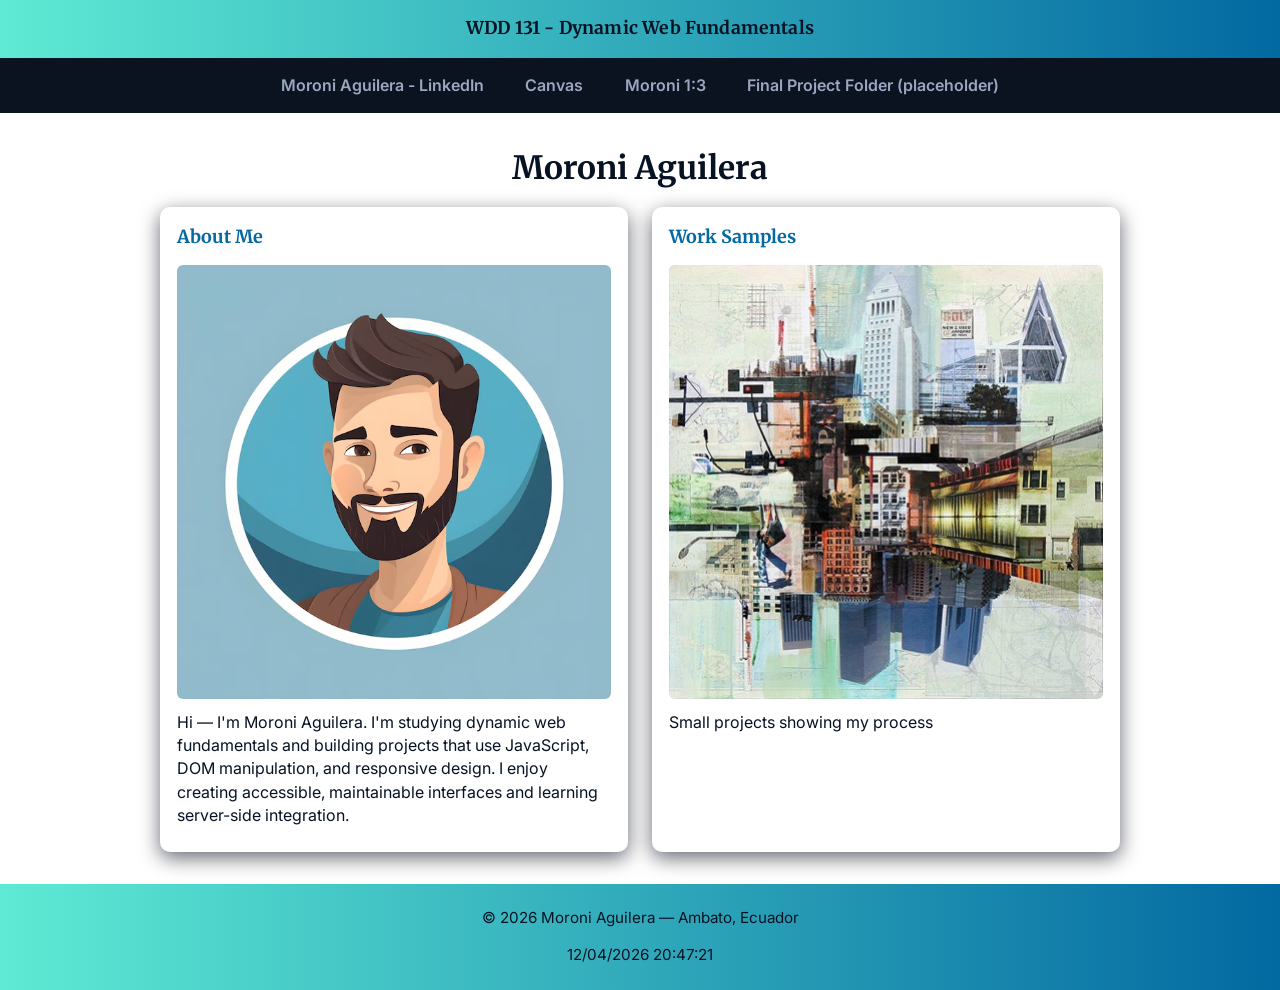
<file: index.html>
<!DOCTYPE html>
<html lang="en">
<head>
    <meta charset='utf-8'>
    <meta name='viewport' content='width=device-width, initial-scale=1'>
    <title>WDD 131 - Dynamic Web Fundamentals - Moroni Aguilera</title>
    <meta name="description" content="WDD 131 - Dynamic Web Fundamentals - Moroni Aguilera | dynamic web, JavaScript, DOM, server-side integration">
    <meta name="author" content="Moroni Aguilera">
    <link rel="preconnect" href="https://fonts.googleapis.com">
    <link rel="preconnect" href="https://fonts.gstatic.com" crossorigin>
    <link href="https://fonts.googleapis.com/css2?family=Inter:wght@400;600;700&family=Merriweather:ital,wght@0,400;0,700;1,400&display=swap" rel="stylesheet">
    <link rel='stylesheet' href='styles/base.css'>
    <script src="scripts/getdates.js" defer></script>
</head>
<body>
    <header>
        <span id="course-title">WDD 131 - Dynamic Web Fundamentals</span>
        <nav aria-label="Main navigation">
            <ul>
                <li><a href="https://www.linkedin.com/in/moroni-aguilera/" target="_blank" rel="noopener">Moroni Aguilera - LinkedIn</a></li>
                <li><a href="https://byupw.instructure.com/" target="_blank" rel="noopener">Canvas</a></li>
                <li><a href="https://www.churchofjesuschrist.org/study/scriptures/bofm/moro/1?lang=eng&id=p7#p7" target="_blank" rel="noopener">Moroni 1:3</a></li>
                <li><a href="#" id="final-project-link">Final Project Folder (placeholder)</a></li>
            </ul>
        </nav>
    </header>
    <main>
        <h1>Moroni Aguilera</h1>

        <div class="cards">
            <section class="card">
                <h2>About Me</h2>
                <img src="images/profile.png" alt="Profile image" width="626" height="626">
                <p>Hi — I'm Moroni Aguilera. I'm studying dynamic web fundamentals and building projects that use JavaScript, DOM manipulation, and responsive design. I enjoy creating accessible, maintainable interfaces and learning server-side integration.</p>
            </section>

            <section class="card">
                <h2>Work Samples</h2>
                <img src="images/work_samples.png" alt="Collage of work samples" width="600" height="350">
                <p>Small projects showing my process</p>
            </section>
        </div>
    </main>
       
    <footer>
        <p>
            &copy; <span id="currentyear"></span>
            Moroni Aguilera — Ambato, Ecuador
        </p>
        <p id="lastModified"></p>
    </footer>
</body>
</html>
</file>
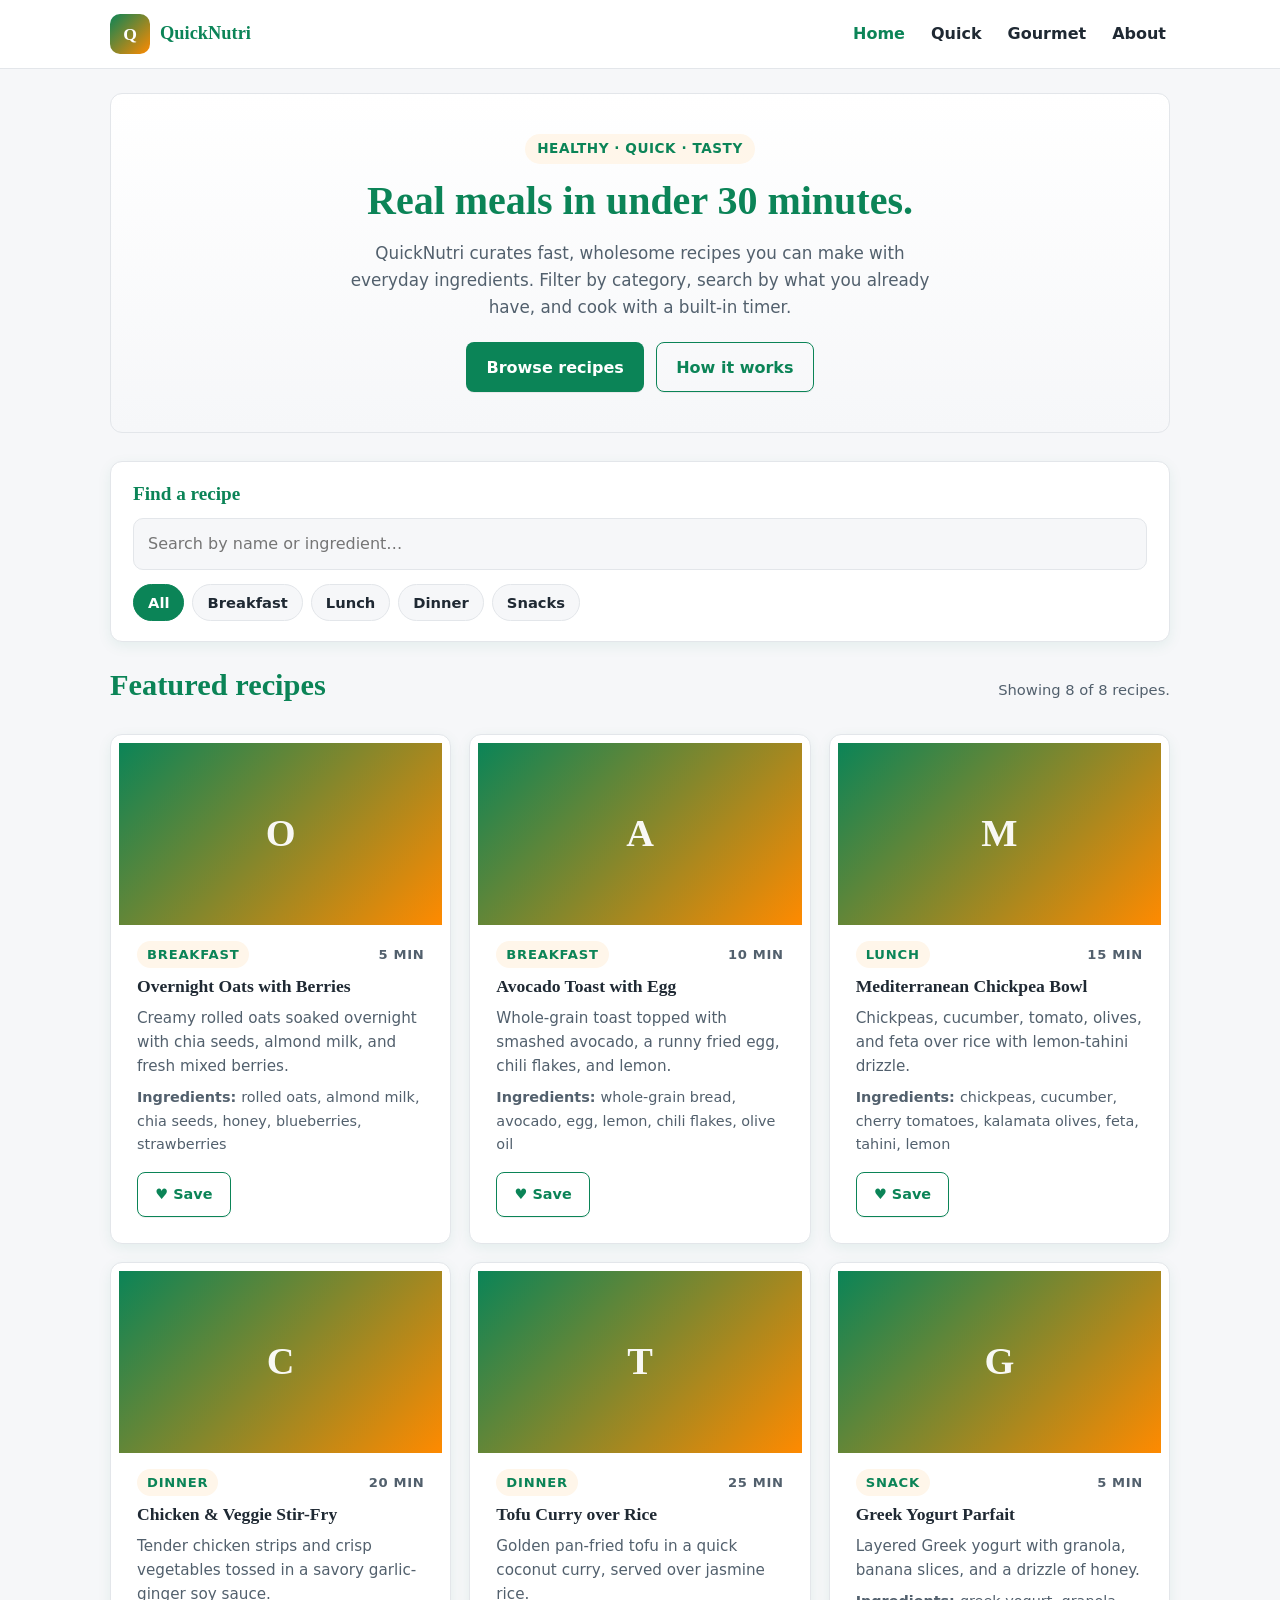
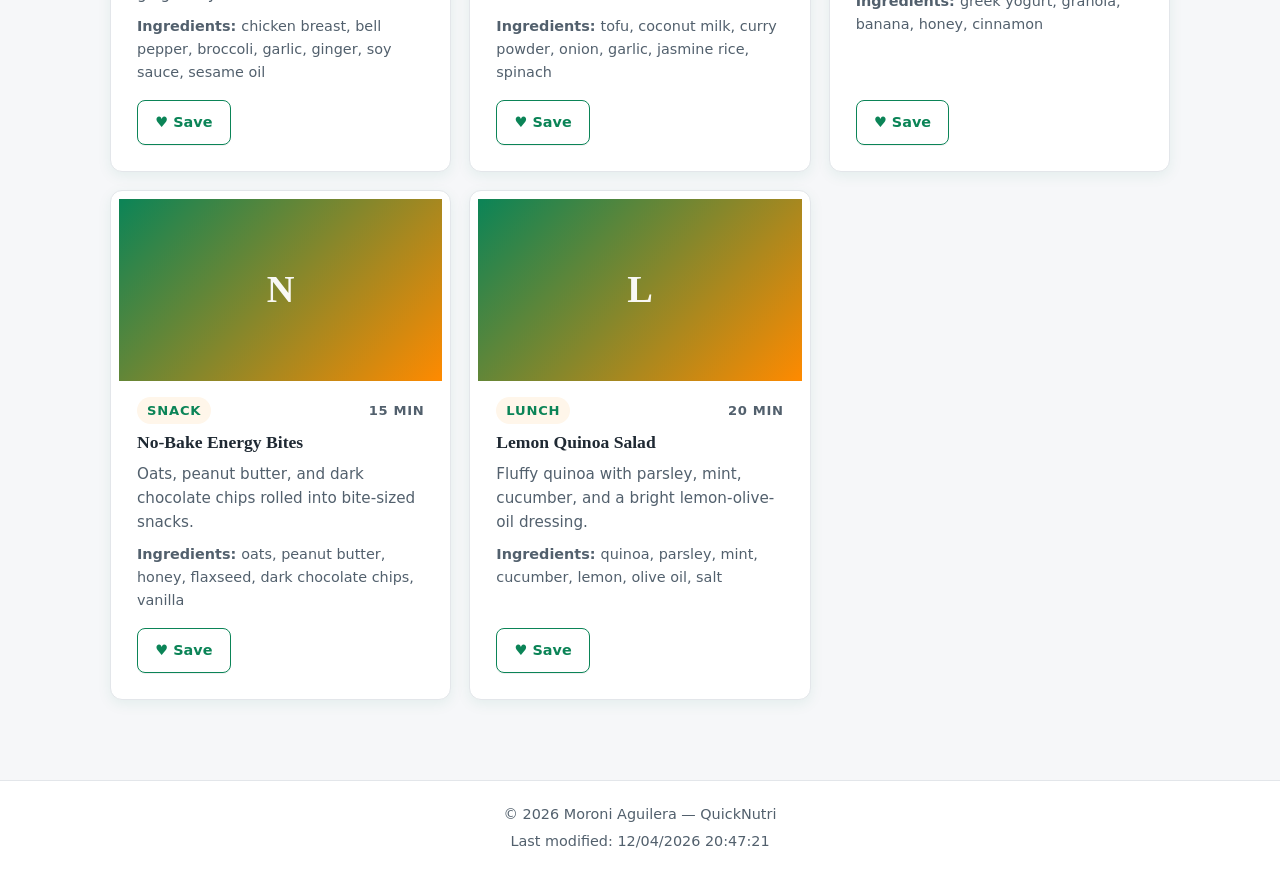
<file: project/index.html>
<!DOCTYPE html>
<html lang="en">

<head>
    <meta charset="utf-8">
    <meta name="viewport" content="width=device-width,initial-scale=1">
    <title>QuickNutri — Healthy and Quick Recipes</title>
    <meta name="description"
        content="QuickNutri: a hub for quick, healthy meal ideas with categorized recipes, ingredient search, and a built-in cooking timer.">
    <meta name="author" content="Moroni Aguilera">
    <link rel="preconnect" href="https://fonts.googleapis.com">
    <link rel="preconnect" href="https://fonts.gstatic.com" crossorigin>
    <link rel="preload" href="https://fonts.googleapis.com/css2?family=Inter:wght@400;600;700&display=swap"
        rel="stylesheet" as="font" type="font/woff2" crossorigin>
    <link rel="stylesheet" href="style/recipes.css">
    <link rel="stylesheet" href="style/recipes-large.css">
    <script src="scripts/site.js" defer></script>
    <script src="scripts/recipes.js" defer></script>
    <script src="scripts/contact.js" defer></script>
</head>

<body>
    <header class="site-header">
        <div class="container site-header-inner">
            <a class="brand" href="index.html">
                <span class="brand-logo" aria-hidden="true">Q</span>
                <span class="brand-name">QuickNutri</span>
            </a>

            <button id="nav-toggle" class="nav-toggle" type="button" aria-controls="nav-site" aria-expanded="false"
                aria-label="Open navigation menu">☰</button>

            <nav id="nav-site" class="site-nav" aria-label="Main navigation">
                <ul>
                    <li><a href="index.html" aria-current="page">Home</a></li>
                    <li><a aria-label="nav-quick" href="#">Quick</a></li>
                    <li><a aria-label="nav-gourmet" href="#">Gourmet</a></li>
                    <li><a href="about.html">About</a></li>
                </ul>
            </nav>
        </div>
    </header>

    <main>
        <section class="hero" aria-labelledby="hero-title">
            <p class="hero-eyebrow">Healthy · Quick · Tasty</p>
            <h1 id="hero-title">Real meals in under 30 minutes.</h1>
            <p class="hero-lead">
                QuickNutri curates fast, wholesome recipes you can make with
                everyday ingredients. Filter by category, search by what you
                already have, and cook with a built-in timer.
            </p>
            <div class="hero-cta">
                <a class="btn" href="#recipes">Browse recipes</a>
                <a class="btn btn--ghost" href="#about">How it works</a>
            </div>
        </section>

        <section class="search" aria-labelledby="search-title">
            <h2 id="search-title">Find a recipe</h2>
            <label class="search-field">
                <span class="visually-hidden">Search recipes</span>
                <input id="recipe-search" type="search" placeholder="Search by name or ingredient…" autocomplete="off">
            </label>

            <div id="categories" class="chips" role="group" aria-label="Filter by category">
                <button class="chip is-active" type="button" data-category="all">All</button>
                <button class="chip" type="button" data-category="breakfast">Breakfast</button>
                <button class="chip" type="button" data-category="lunch">Lunch</button>
                <button class="chip" type="button" data-category="dinner">Dinner</button>
                <button class="chip" type="button" data-category="snack">Snacks</button>
            </div>
        </section>

        <section id="recipes" class="recipes" aria-labelledby="recipes-title">
            <div class="recipes-head">
                <h2 id="recipes-title">Featured recipes</h2>
                <p id="recipes-status" class="recipes-status" role="status" aria-live="polite">Loading recipes…</p>
            </div>
            <div id="recipes-grid" class="recipes-grid" aria-busy="true">

            </div>
        </section>

        
    </main>

    <footer class="site-footer">
        <div class="container site-footer-inner">
            <p>&copy; <span id="currentyear"></span> Moroni Aguilera — QuickNutri</p>
            <p id="lastModified"></p>
        </div>
    </footer>
</body>

</html>
</file>
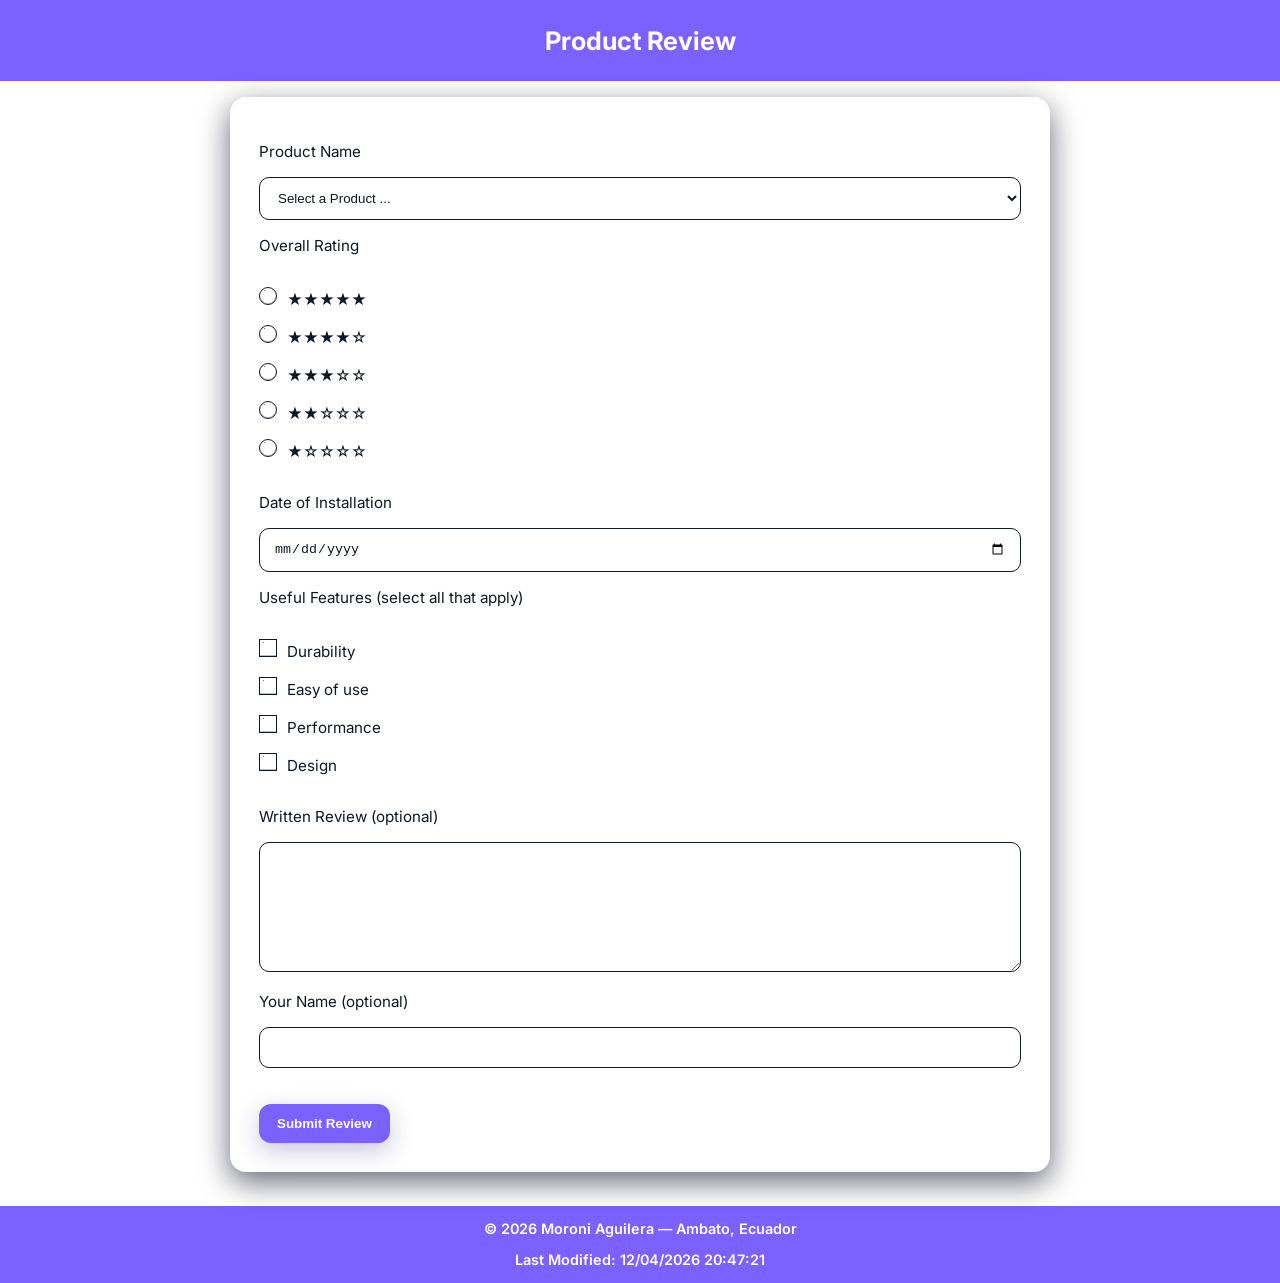
<file: form.html>
<!DOCTYPE html>
<html lang="en">

<head>
    <meta charset="UTF-8">
    <meta name="viewport" content="width=device-width, initial-scale=1.0">
    <title>WDD 131 - Form, Moroni Aguilera</title>
    <meta name="description" content="Submit a product review including rating, installation date, features, and written feedback for devices and components.">
    <meta name="author" content="Moroni Aguilera">
    <link rel="preconnect" href="https://fonts.googleapis.com">
    <link rel="preconnect" href="https://fonts.gstatic.com" crossorigin>
    <link href="https://fonts.googleapis.com/css2?family=Inter:wght@400;600&display=swap" rel="stylesheet">
    <link rel="stylesheet" href="styles/form.css">
    <script src="scripts/form.js" defer></script>
    <script src="scripts/getdates.js" defer></script>
</head>

<body>
    <header>
        <h1>Product Review</h1>
    </header>
    <main>
        <form id="reviewForm" action="review.html" method="get">
            <div>
                <label for="product">Product Name</label>
                <select id="product" name="product" required>
                    <option value="" disabled selected>Select a Product ...</option>
                </select>
            </div>
            <div>
                <label id="rating-label">Overall Rating</label>
                <div id="rating" class="rating" role="radiogroup" aria-required="true" aria-labelledby="rating-label">
                    <label for="rating-5">
                        <input type="radio" id="rating-5" name="rating" value="5" required>
                        <span class="control" aria-hidden></span>
                        <span class="label-text" aria-hidden="true">★★★★★</span>
                        <span class="sr-only">5 stars</span>
                    </label>
                    <label for="rating-4">
                        <input type="radio" id="rating-4" name="rating" value="4" required>
                        <span class="control" aria-hidden></span>
                        <span class="label-text" aria-hidden="true">★★★★☆</span>
                        <span class="sr-only">4 stars</span>
                    </label>
                    <label for="rating-3">
                        <input type="radio" id="rating-3" name="rating" value="3" required>
                        <span class="control" aria-hidden></span>
                        <span class="label-text" aria-hidden="true">★★★☆☆</span>
                        <span class="sr-only">3 stars</span>
                    </label>
                    <label for="rating-2">
                        <input type="radio" id="rating-2" name="rating" value="2" required>
                        <span class="control" aria-hidden></span>
                        <span class="label-text" aria-hidden="true">★★☆☆☆</span>
                        <span class="sr-only">2 stars</span>
                    </label>
                    <label for="rating-1">
                        <input type="radio" id="rating-1" name="rating" value="1" required>
                        <span class="control" aria-hidden></span>
                        <span class="label-text" aria-hidden="true">★☆☆☆☆</span>
                        <span class="sr-only">1 star</span>
                    </label>
                </div>
            </div>
            <div>
                <label for="installDate">Date of Installation</label>
                <input type="date" id="installDate" name="installDate" required>
            </div>
            <div>
                <label id="features-label">Useful Features (select all that apply)</label>
                <div id="features" class="features" role="group" aria-labelledby="features-label">
                    <label for="f-timer">
                        <input type="checkbox" id="f-timer" name="features" value="timer">
                        <span class="control" aria-hidden></span>
                        <span class="label-text">Durability</span>
                    </label>
                    <label for="f-search">
                        <input type="checkbox" id="f-search" name="features" value="search">
                        <span class="control" aria-hidden></span>
                        <span class="label-text">Easy of use</span>
                    </label>
                    <label for="f-fav">
                        <input type="checkbox" id="f-fav" name="features" value="favorites">
                        <span class="control" aria-hidden></span>
                        <span class="label-text">Performance</span>
                    </label>
                    <label for="f-responsive">
                        <input type="checkbox" id="f-responsive" name="features" value="responsive">
                        <span class="control" aria-hidden></span>
                        <span class="label-text">Design</span>
                    </label>
                </div>
            </div>
            <div>
                <label for="review">Written Review (optional)</label>
                <textarea id="review" name="review" rows="6" cols="40"></textarea>
            </div>
            <div>
                <label for="username">Your Name (optional)</label>
                <input type="text" id="username" name="username">
            </div>
            <div class="actions">
                <input type="submit" value="Submit Review">
            </div>

        </form>
    </main>
    <footer>
        <p>&copy; <span id="currentyear"></span> Moroni Aguilera — Ambato, Ecuador</p>
        <p>Last Modified: <span id="lastModified"></span></p>
    </footer>
</body>

</html>
</file>
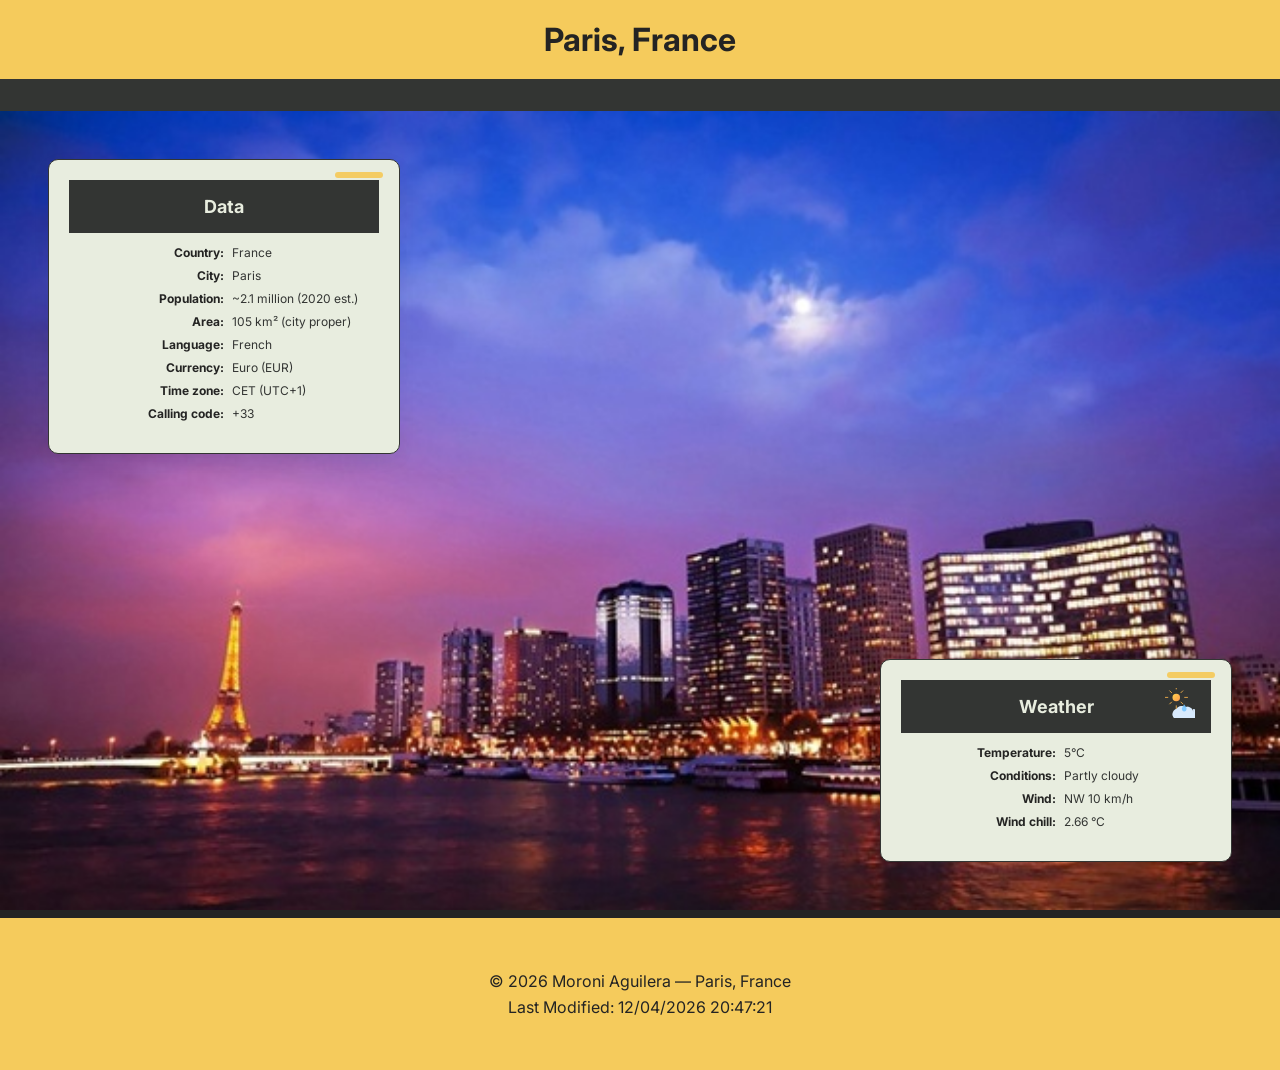
<file: place.html>
<!DOCTYPE html>
<html lang="en">

<head>
    <meta charset='utf-8'>
    <meta name='viewport' content='width=device-width, initial-scale=1'>
    <title>WDD 131 - Paris, France - Moroni Aguilera</title>
    <meta name="description"
        content="WDD 131 - Paris, France - Moroni Aguilera | dynamic web, JavaScript, DOM, server-side integration">
    <meta name="author" content="Moroni Aguilera">
    <link rel="preconnect" href="https://fonts.googleapis.com">
    <link rel="preconnect" href="https://fonts.gstatic.com" crossorigin>
    <link
        href="https://fonts.googleapis.com/css2?family=Inter:wght@400;600;700&family=Merriweather:ital,wght@0,400;0,700;1,400&display=swap"
        rel="stylesheet">
    <link rel='stylesheet' href='styles/place.css'>
    <link rel='stylesheet' href='styles/place-large.css'>
    <script src="scripts/place.js" defer></script>
    <script src="scripts/getdates.js" defer></script>
</head>

<body>
    <header>
        <h1>Paris, France</h1>
    </header>

    <main>

        <picture class="country">
            <source srcset="images/paris_large.webp" media="(min-width: 900px)">
            <source srcset="images/paris_medium.webp" media="(min-width: 600px)">
            <img src="images/paris_small.webp" alt="country">
        </picture>
        <section class="country-card">
            <div>
                <h2>Data</h2>
            </div>
            <div>
                <p><strong>Country:</strong> <span class="value">France</span></p>
                <p><strong>City:</strong> <span class="value">Paris</span></p>
                <p><strong>Population:</strong> <span class="value">~2.1 million (2020 est.)</span></p>
                <p><strong>Area:</strong> <span class="value">105 km² (city proper)</span></p>
                <p><strong>Language:</strong> <span class="value">French</span></p>
                <p><strong>Currency:</strong> <span class="value">Euro (EUR)</span></p>
                <p><strong>Time zone:</strong> <span class="value">CET (UTC+1)</span></p>
                <p><strong>Calling code:</strong> <span class="value">+33</span></p>
            </div>
        </section>
        <section class="country-card weather">
            <div>
                <h2>Weather</h2>
                <img src="images/weather.svg" alt="weather icon" width="50">
            </div>
            <div>
                <p><strong>Temperature:</strong> <span id="temperature" class="value">18°C</span></p>
                <p><strong>Conditions:</strong> <span class="value">Partly cloudy</span></p>
                <p><strong>Wind:</strong> <span id="wind_speed" class="value">NW 10 km/h</span></p>
                <p><strong>Wind chill:</strong> <span id="wind_chill" class="value"></span></p>
            </div>
        </section>
    </main>

    <footer>
        <div>
            <p>
                &copy; <span id="currentyear"></span>
                Moroni Aguilera — Paris, France
            </p>

            <p>Last Modified: <span id="lastModified"></span></p>
        </div>
    </footer>
</body>

</html>
</file>
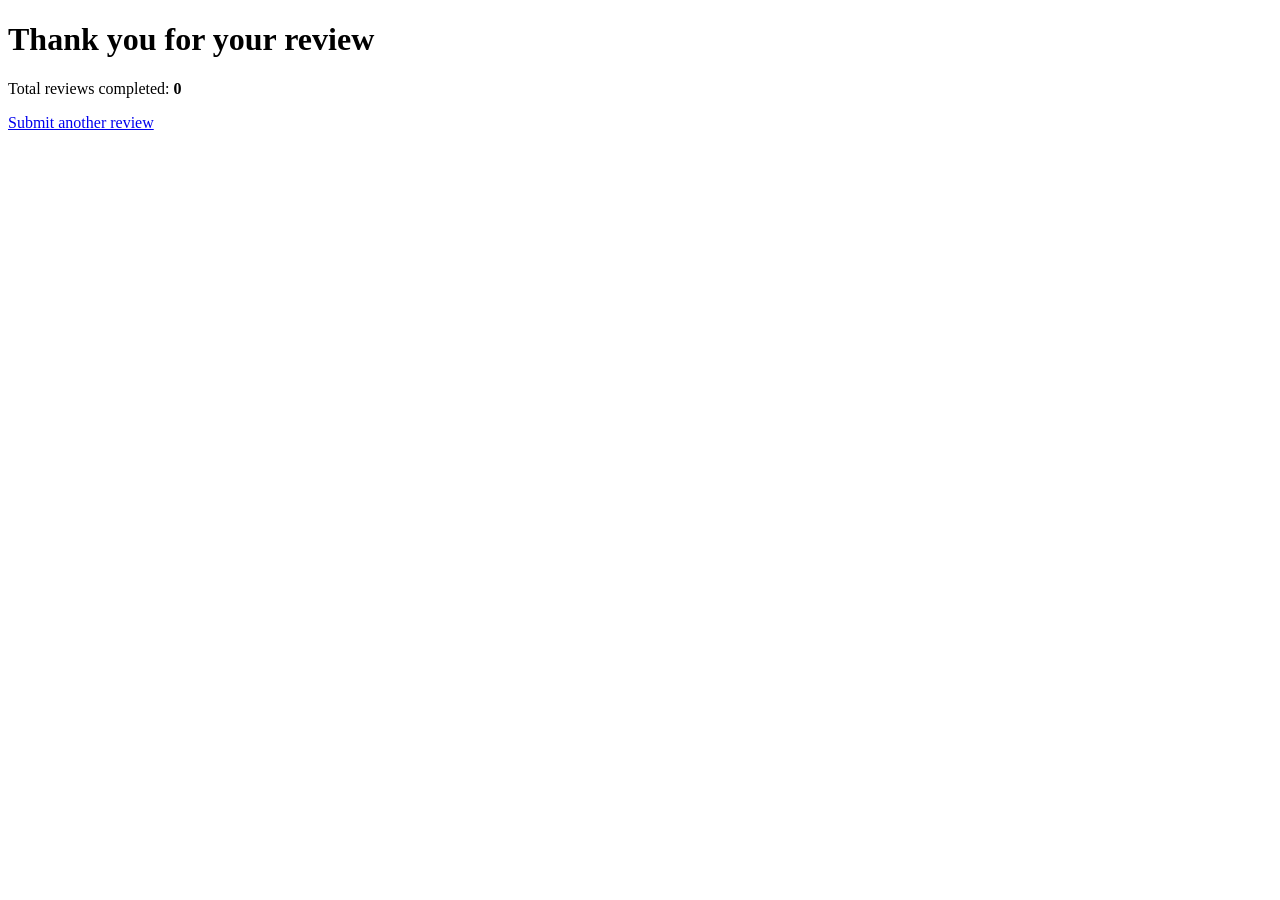
<file: review.html>
<!DOCTYPE html>
<html lang="en">

<head>
    <meta charset="utf-8">
    <meta name="viewport" content="width=device-width,initial-scale=1">
    <title>Review Received</title>
    <meta name="description"
        content="Confirmation page showing successful product review submission and the total number of reviews recorded in localStorage.">
    <meta name="author" content="Moroni Aguilera">
    <!-- <link rel="stylesheet" href="styles/form.css"> -->
    <script src="scripts/review.js" defer></script>
</head>

<body>
    <h1>Thank you for your review</h1>
    <main>
        <span>Total reviews completed: <strong id="count">0</strong></span>
        <p><a href="form.html">Submit another review</a></p>
    </main>
</body>

</html>
</file>
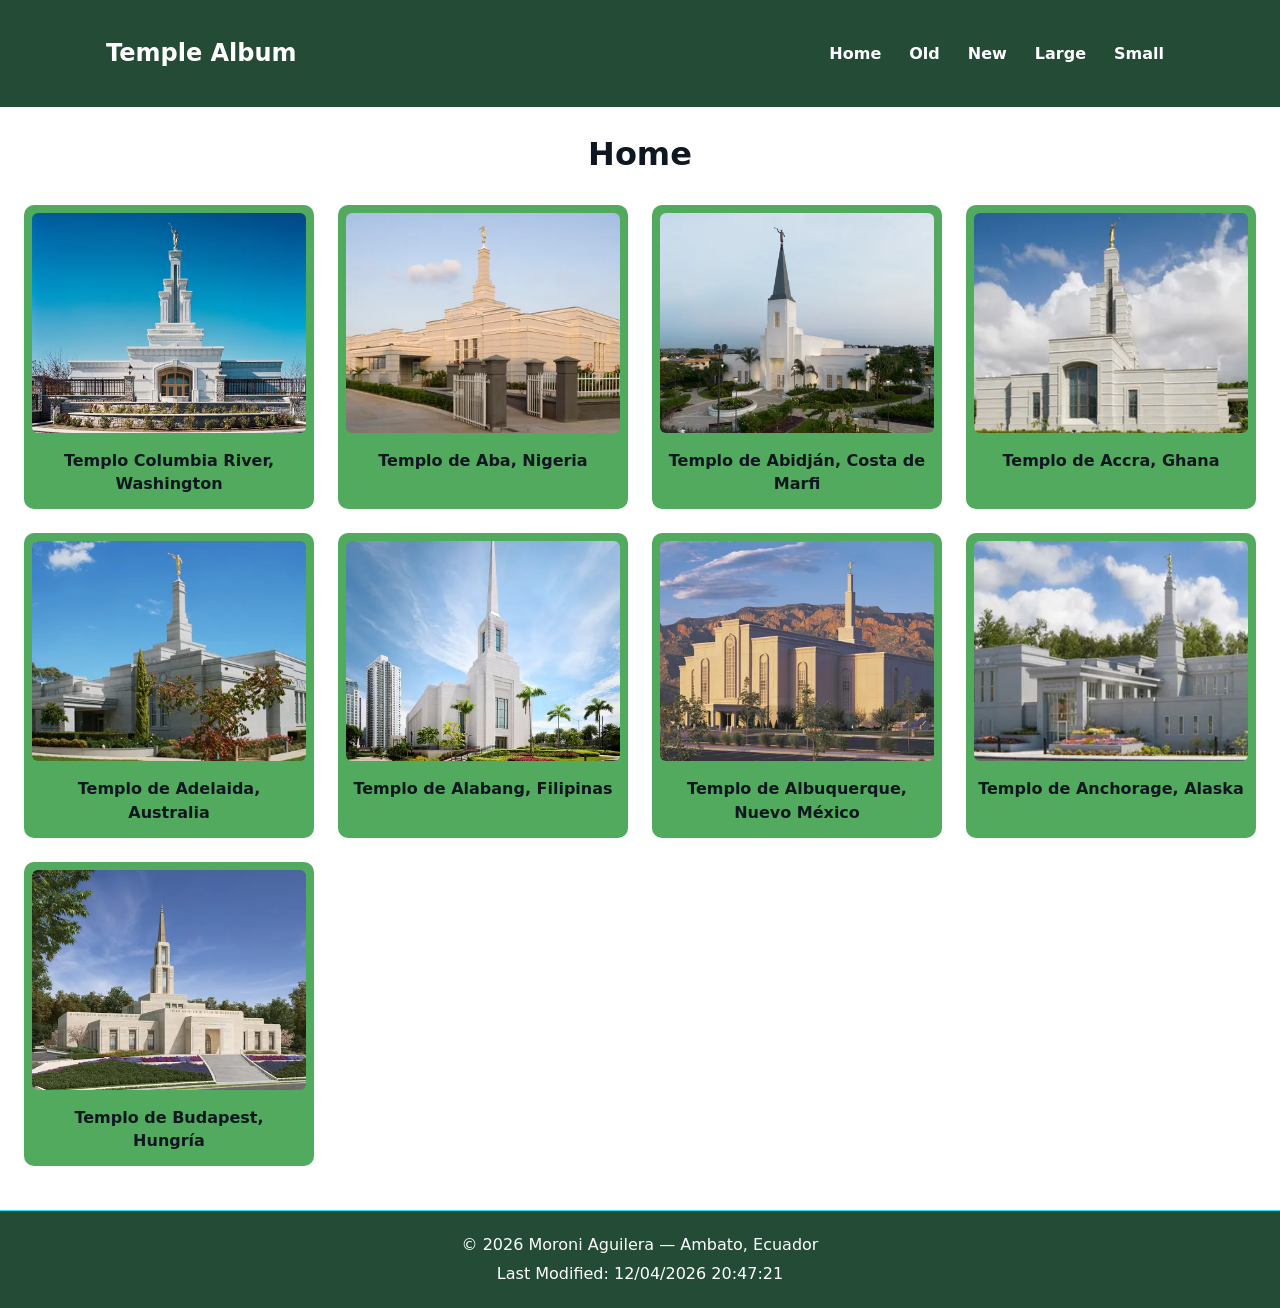
<file: temples.html>
<!DOCTYPE html>
<html lang="en">

<head>
    <meta charset='utf-8'>
    <meta name='viewport' content='width=device-width, initial-scale=1'>
    <title>WDD 131 - Temple Album - Moroni Aguilera</title>
    <meta name="description"
        content="WDD 131 - Temple Album - Moroni Aguilera | dynamic web, JavaScript, DOM, server-side integration">
    <meta name="author" content="Moroni Aguilera">
    <link rel="preconnect" href="https://fonts.googleapis.com">
    <link rel="preconnect" href="https://fonts.gstatic.com" crossorigin>
    <link
        href="https://fonts.googleapis.com/css2?family=Inter:wght@400;600;700&family=Merriweather:ital,wght@0,400;0,700;1,400&display=swap"
        rel="stylesheet">
    <link rel='stylesheet' href='styles/temples.css'>
    <link rel='stylesheet' href='styles/temples-large.css'>
    <script src="scripts/temples.js" defer></script>
    <script src="scripts/getdates.js" defer></script>
</head>

<body>

    <header>
        <div class="page-inner">
            <h2>Temple Album</h2>
            <button id="nav-toggle" class="hamburger" aria-expanded="false" aria-controls="siteNav"
                aria-label="Toggle navigation">☰</button>
            <nav id="nav-site">
                <ul class="site-nav">
                    <li><a href="#">Home</a></li>
                    <li><a href="#">Old</a></li>
                    <li><a href="#">New</a></li>
                    <li><a href="#">Large</a></li>
                    <li><a href="#">Small</a></li>
                </ul>
            </nav>
        </div>
    </header>

    <main>
        <h1>Home</h1>
        <section id="temples-list" class="page-inner">
            <div class="temples-grid">
                <figure class="temple-card">
                    <img src="images/temple_1.webp" alt="Temple 1">
                    <figcaption>Templo Columbia River, Washington</figcaption>
                </figure>
                <figure class="temple-card">
                    <img src="images/temple_2.webp" alt="Temple 2">
                    <figcaption>Templo de Aba, Nigeria</figcaption>
                </figure>
                <figure class="temple-card">
                    <img src="images/temple_3.webp" alt="Temple 3">
                    <figcaption>Templo de Abidján, Costa de Marfi</figcaption>
                </figure>
                <figure class="temple-card">
                    <img src="images/temple_4.webp" alt="Temple 4">
                    <figcaption>Templo de Accra, Ghana</figcaption>
                </figure>
                <figure class="temple-card">
                    <img src="images/temple_5.webp" alt="Temple 5">
                    <figcaption>Templo de Adelaida, Australia</figcaption>
                </figure>
                <figure class="temple-card">
                    <img src="images/temple_6.webp" alt="Temple 6">
                    <figcaption>Templo de Alabang, Filipinas</figcaption>
                </figure>
                <figure class="temple-card">
                    <img src="images/temple_7.webp" alt="Temple 7">
                    <figcaption>Templo de Albuquerque, Nuevo México</figcaption>
                </figure>
                <figure class="temple-card">
                    <img src="images/temple_8.webp" alt="Temple 8">
                    <figcaption>Templo de Anchorage, Alaska</figcaption>
                </figure>
                <figure class="temple-card">
                    <img src="images/temple_9.webp" alt="Temple 9">
                    <figcaption>Templo de Budapest, Hungría</figcaption>
                </figure>
            </div>
        </section>
    </main>

    <footer>
        <p>
            &copy; <span id="currentyear"></span>
            Moroni Aguilera — Ambato, Ecuador
        </p>

        <p>Last Modified: <span id="lastModified"></span></p>

    </footer>
</body>

</html>
</file>
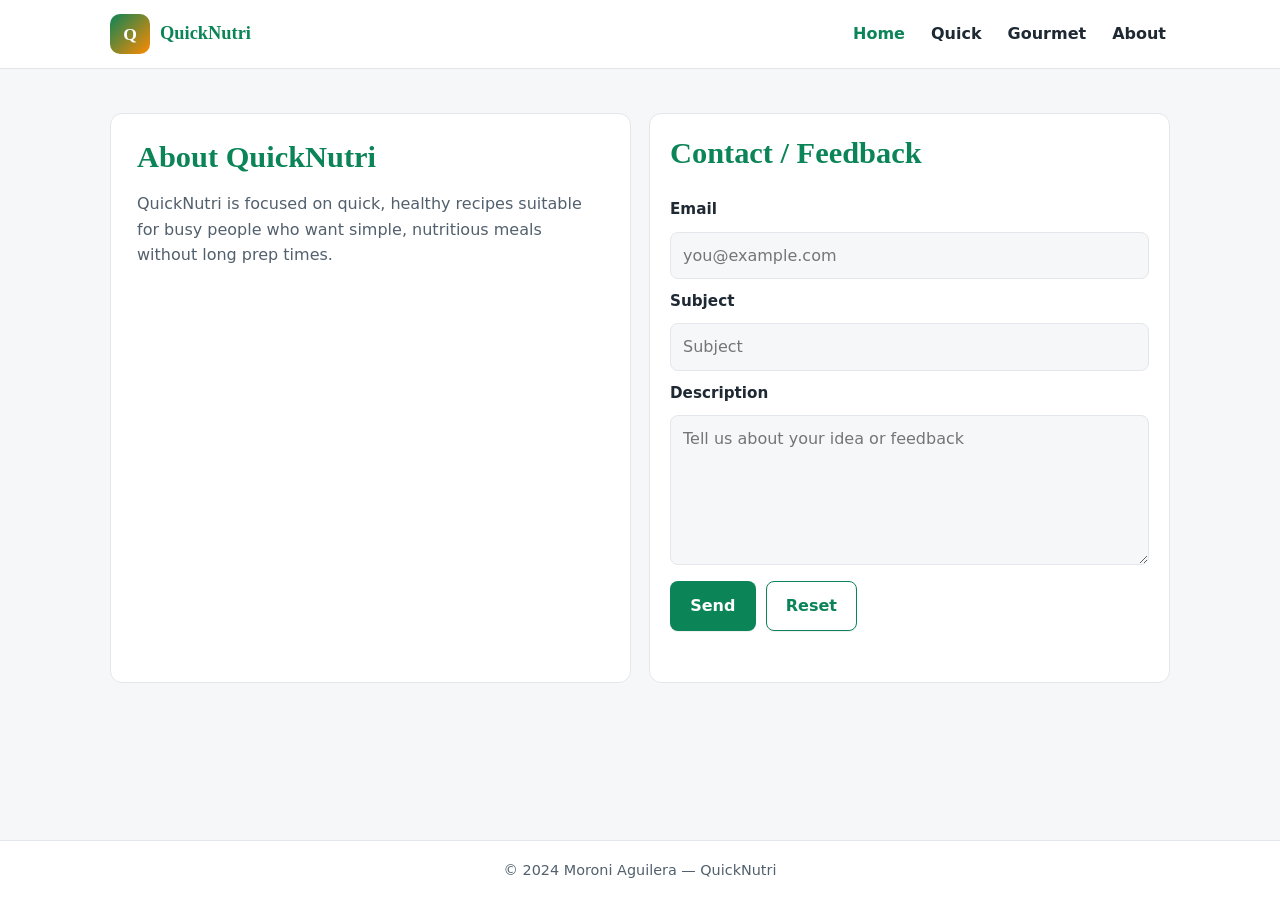
<file: project/about.html>
<!DOCTYPE html>
<html lang="en">

<head>
    <meta charset="utf-8">
    <meta name="viewport" content="width=device-width,initial-scale=1">

    <title>About QuickNutri — Healthy and Quick Recipes</title>
    <meta name="description" content="Learn about the mission behind QuickNutri. Discover how we curate quick, healthy recipes for busy individuals seeking nutritious meal ideas without long prep times.">
    <meta name="author" content="Moroni Aguilera">

    <link rel="preconnect" href="https://fonts.googleapis.com">
    <link rel="preconnect" href="https://fonts.gstatic.com" crossorigin>
    <link rel="preload" href="https://fonts.googleapis.com/css2?family=Inter:wght@400;600;700&display=swap"
        rel="stylesheet" as="font" type="font/woff2" crossorigin>


    <link rel="stylesheet" href="style/recipes.css">
    <link rel="stylesheet" href="style/recipes-large.css">

    <script src="scripts/site.js" defer></script>
    <script src="scripts/recipes.js" defer></script>
</head>

<body class="">

    <header class="site-header">
        <div class="container site-header-inner">
            <a class="brand" href="index.html">
                <span class="brand-logo" aria-hidden="true">Q</span>
                <span class="brand-name">QuickNutri</span>
            </a>

            <button id="nav-toggle" class="nav-toggle" type="button" aria-controls="nav-site" aria-expanded="false"
                aria-label="Open navigation menu">☰</button>

            <nav id="nav-site" class="site-nav" aria-label="Main navigation">
                <ul>
                    <li><a href="index.html" aria-current="page">Home</a></li>
                    <li><a aria-label="nav-quick" href="#">Quick</a></li>
                    <li><a aria-label="nav-gourmet" href="#">Gourmet</a></li>
                    <li><a href="about.html">About</a></li>
                </ul>
            </nav>
        </div>
    </header>

    <main>

        <section id="about-contact" class="about-contact">
            <div class="about">
                <h2 id="about-title-2">About QuickNutri</h2>
                <p>
                    QuickNutri is focused on quick, healthy recipes suitable for busy
                    people who want simple, nutritious meals without long prep times.
                </p>
            </div>

            <form id="contact-form" class="contact-form" aria-labelledby="contact-title" method="get"
                action="contact.html">
                <h2 id="contact-title">Contact / Feedback</h2>

                <label for="contact-email">Email</label>
                <input id="contact-email" name="email" type="email" required placeholder="you@example.com">

                <label for="contact-subject">Subject</label>
                <input id="contact-subject" name="subject" type="text" required placeholder="Subject">

                <label for="contact-message">Description</label>
                <textarea id="contact-message" name="message" rows="5" required
                    placeholder="Tell us about your idea or feedback"></textarea>

                <div class="contact-actions">
                    <button type="submit" class="btn">Send</button>
                    <button type="reset" class="btn btn--ghost">Reset</button>
                </div>
                <p id="contact-status" aria-live="polite" class="contact-status"></p>
            </form>
        </section>
    </main>


    <footer class="site-footer">
        <div class="container site-footer-inner">
            <!-- JavaScript debe ser ejecutado para actualizar este año -->
            &copy; 2024 Moroni Aguilera — QuickNutri
        </div>
    </footer>

</body>

</html>
</file>
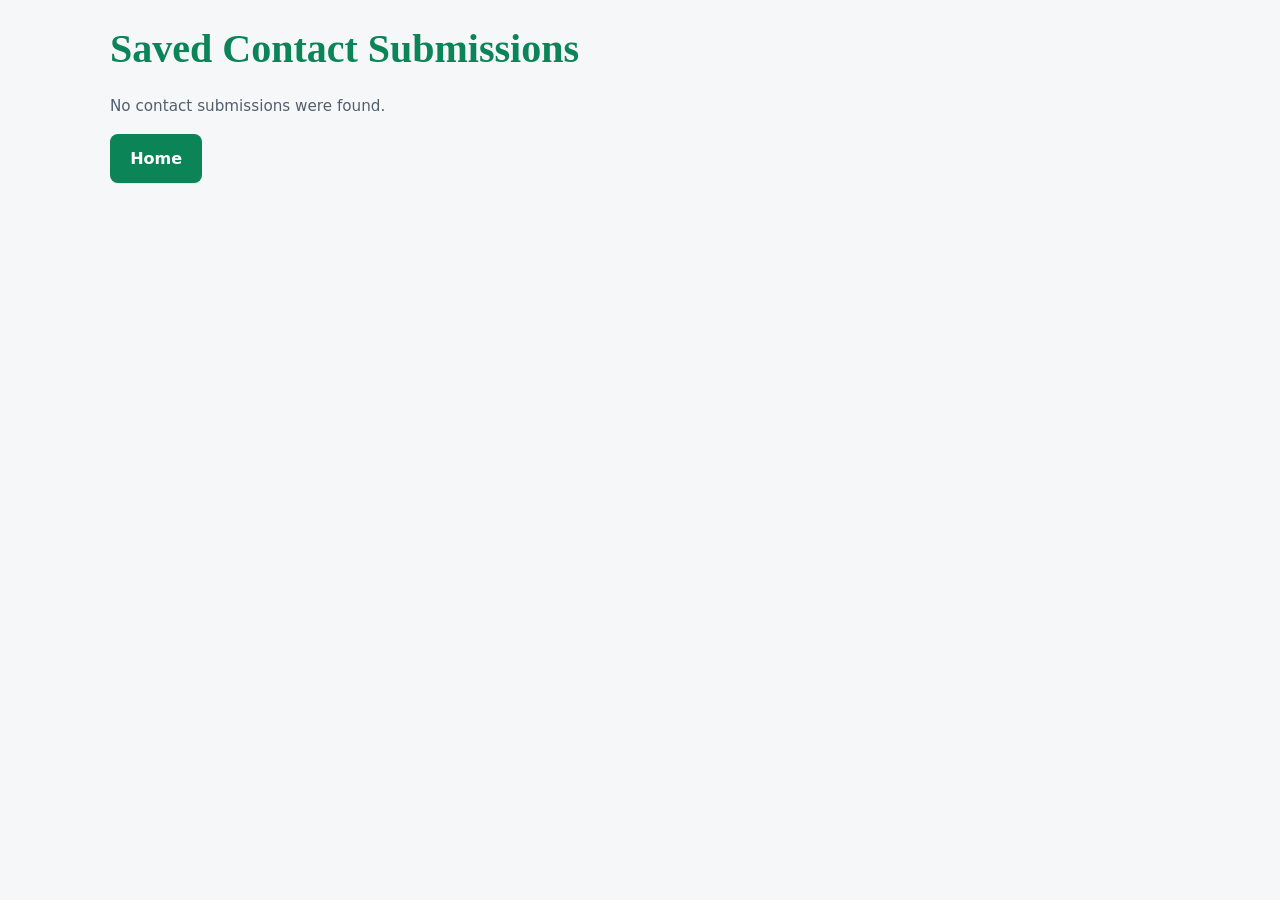
<file: project/contact.html>
<!doctype html>
<html lang="en">
<head>
  <meta charset="utf-8">
  <meta name="viewport" content="width=device-width,initial-scale=1">
  <title>Contact Submissions — QuickNutri</title>
  <meta name="author" content="Moroni Aguilera">
  <meta name="description" content="View saved contact form submissions for QuickNutri. This page displays messages sent through the contact form, allowing you to review user feedback and inquiries.">
  <link rel="stylesheet" href="style/recipes.css">
  <script src="scripts/contact.js" defer></script>
</head>
<body>
  <main class="container">
    <h1>Saved Contact Submissions</h1>
    <p id="contacts-empty" class="contact-status">No contact submissions were found.</p>
    <div id="contacts-list" class="contacts-list"></div>
    <p><a href="index.html" class="btn">Home</a></p>
  </main>
</body>
</html>
</file>
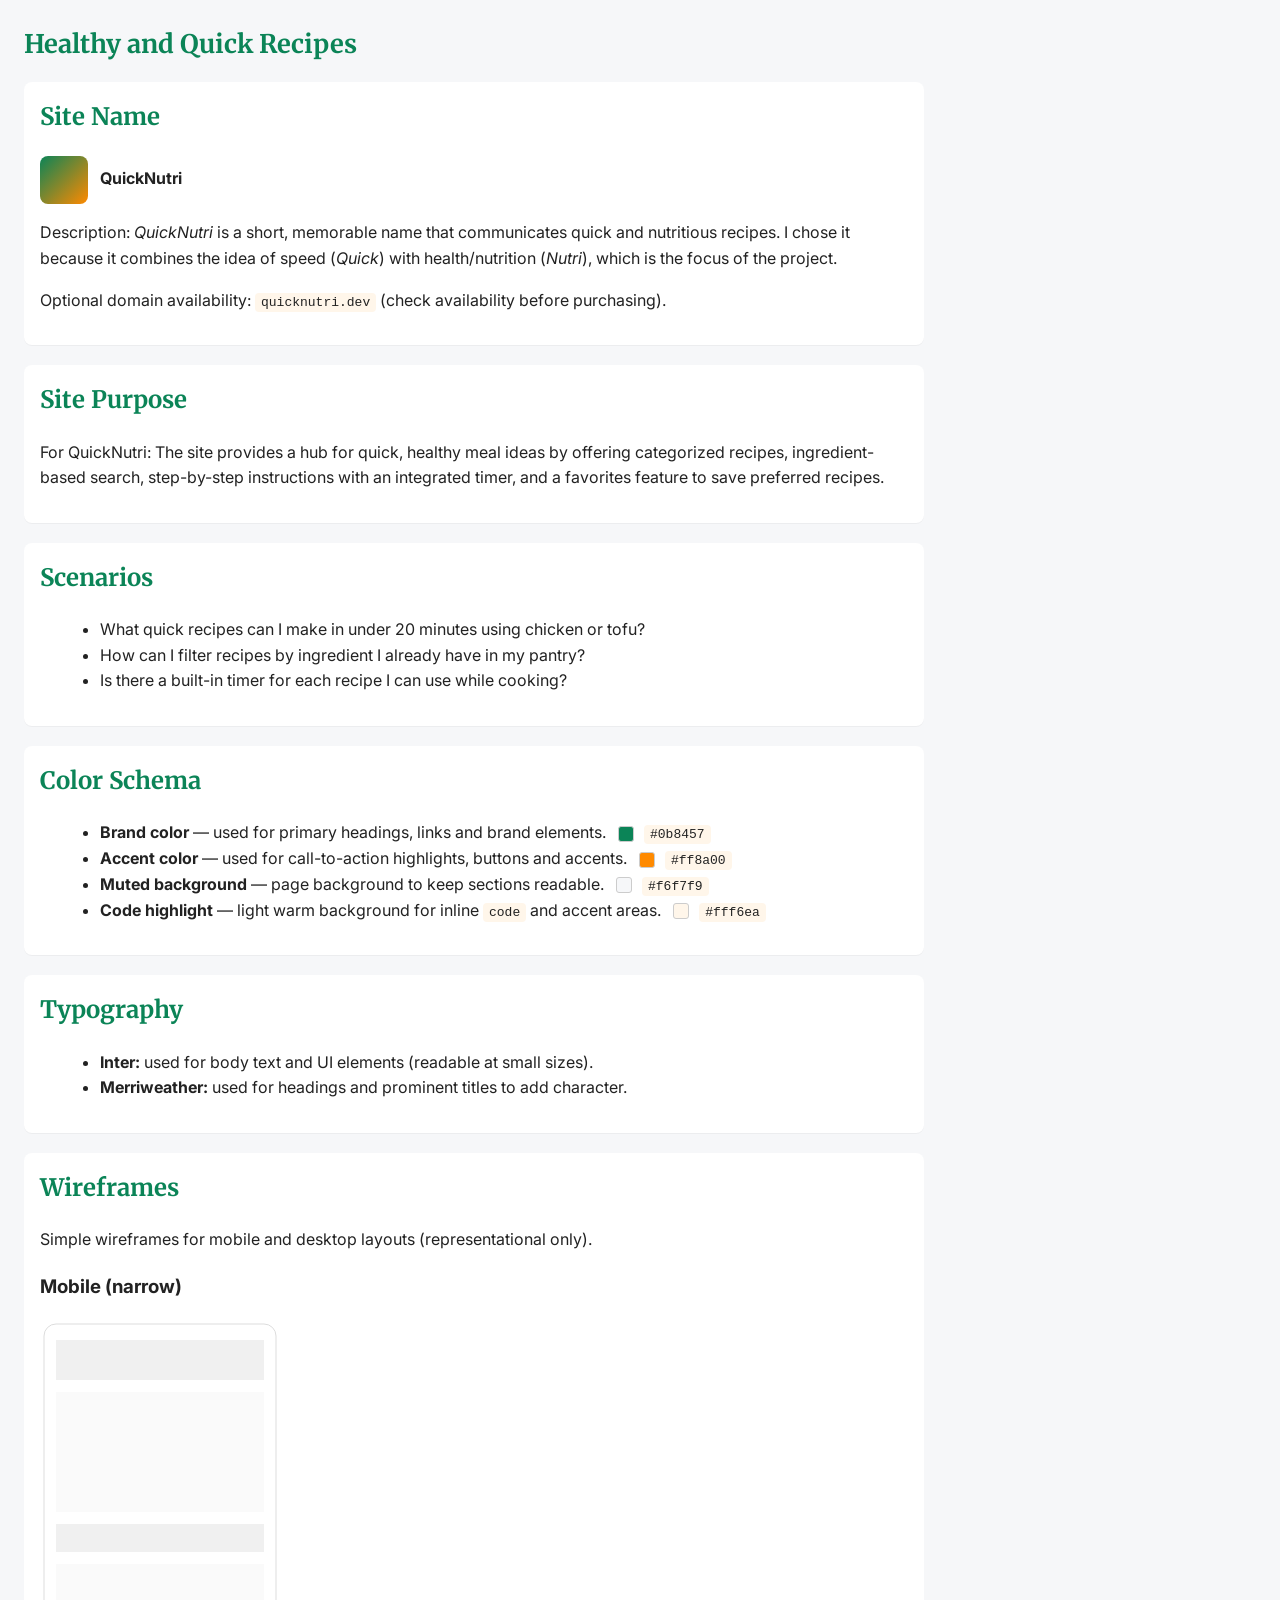
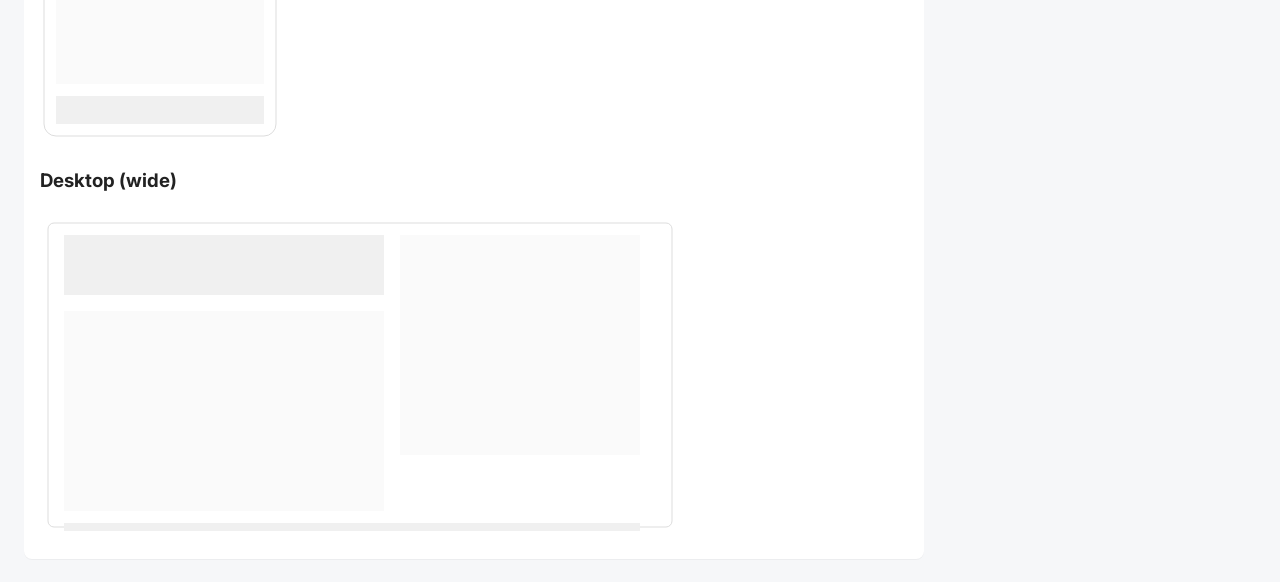
<file: project/siteplan.html>
<!doctype html>
<html lang="en">

<head>
    <meta charset="utf-8">
    <meta name="viewport" content="width=device-width,initial-scale=1">
    <title>Site Plan — Healthy and Quick Recipes</title>
    <meta name="description" content="WDD 131 - Site Plan - Healthy and Quick Recipes | dynamic web, JavaScript, DOM">
    <meta name="author" content="Moroni Aguilera">
    <link rel="preconnect" href="https://fonts.googleapis.com">
    <link rel="preconnect" href="https://fonts.gstatic.com" crossorigin>
    <link href="https://fonts.googleapis.com/css2?family=Inter:wght@400;600;700&family=Merriweather:wght@300;400;700&display=swap" rel="stylesheet">
    <link rel="stylesheet" href="style/siteplan.css">
</head>

<body>
    <h1>Healthy and Quick Recipes</h1>

    <section>
        <h2>Site Name</h2>
        <p>
            <span class="logo" aria-hidden="true"></span>
            <strong>QuickNutri</strong>
        </p>
        <p>Description: <em>QuickNutri</em> is a short, memorable name that communicates quick and nutritious recipes. I
            chose it because it combines the idea of speed (<em>Quick</em>) with health/nutrition (<em>Nutri</em>),
            which is the focus of the project.</p>
        <p>Optional domain availability: <code>quicknutri.dev</code> (check availability before purchasing).</p>
    </section>

    <section>
        <h2>Site Purpose</h2>
        <p>For QuickNutri: The site provides a hub for quick, healthy meal ideas by offering categorized recipes,
            ingredient-based search, step-by-step instructions with an integrated timer, and a favorites feature to save
            preferred recipes.</p>
    </section>

    <section>
        <h2>Scenarios</h2>
        <ul>
            <li>What quick recipes can I make in under 20 minutes using chicken or tofu?</li>
            <li>How can I filter recipes by ingredient I already have in my pantry?</li>
            <li>Is there a built-in timer for each recipe I can use while cooking?</li>
        </ul>
    </section>

    <section>
        <h2>Color Schema</h2>
        <ul>
            <li><strong>Brand color</strong> — used for primary headings, links and brand elements. <span
                    class="swatch swatch--brand" aria-hidden="true"></span> <code>#0b8457</code></li>
            <li><strong>Accent color</strong> — used for call-to-action highlights, buttons and accents. <span
                    class="swatch swatch--accent" aria-hidden="true"></span> <code>#ff8a00</code></li>
            <li><strong>Muted background</strong> — page background to keep sections readable. <span
                    class="swatch swatch--muted" aria-hidden="true"></span> <code>#f6f7f9</code></li>
            <li><strong>Code highlight</strong> — light warm background for inline <code>code</code> and accent areas.
                <span class="swatch swatch--code" aria-hidden="true"></span> <code>#fff6ea</code>
            </li>
        </ul>
    </section>

    <section>
        <h2>Typography</h2>
        <ul>
            <li><strong>Inter:</strong> used for body text and UI elements (readable at small sizes).</li>
            <li><strong>Merriweather:</strong> used for headings and prominent titles to add character.</li>
        </ul>

    </section>

    <section>
        <h2>Wireframes</h2>
        <p>Simple wireframes for mobile and desktop layouts (representational only).</p>
        <div>
            <h3>Mobile (narrow)</h3>
            <svg width="240" height="420" viewBox="0 0 240 420" xmlns="http://www.w3.org/2000/svg" aria-hidden="true">
                <rect x="4" y="4" width="232" height="412" fill="#fff" stroke="#ddd" rx="12" />
                <rect x="16" y="20" width="208" height="40" fill="#f0f0f0" />
                <rect x="16" y="72" width="208" height="120" fill="#fafafa" />
                <rect x="16" y="204" width="208" height="28" fill="#f0f0f0" />
                <rect x="16" y="244" width="208" height="120" fill="#fafafa" />
                <rect x="16" y="376" width="208" height="28" fill="#f0f0f0" />
            </svg>
        </div>
        <div class="wireframe-group">
            <h3>Desktop (wide)</h3>
            <svg width="640" height="320" viewBox="0 0 640 320" xmlns="http://www.w3.org/2000/svg" aria-hidden="true">
                <rect x="8" y="8" width="624" height="304" fill="#fff" stroke="#ddd" rx="6" />
                <rect x="24" y="20" width="320" height="60" fill="#f0f0f0" />
                <rect x="360" y="20" width="240" height="220" fill="#fafafa" />
                <rect x="24" y="96" width="320" height="200" fill="#fafafa" />
                <rect x="24" y="308" width="576" height="8" fill="#f0f0f0" />
            </svg>
        </div>
    </section>
</body>

</html>
</file>
<file: styles/base.css>
:root {
    --bg: #0f1724;
    --card: #0b1220;
    --muted: #9aa7bf;
    --accent: #5eead4;
    --accent-2: #0369a1;
    --text: #e6eef8;
    --text-bg: #071223;
    --max-width: 960px;
    --radius: 10px;
}

* {
    box-sizing: border-box
}

html {
    color: var(--text-bg);
    height: 100%
}

body {
    margin: 0;
    font-family: Inter, system-ui, -apple-system, "Segoe UI", Roboto, "Helvetica Neue", Arial, sans-serif;
    /* background: linear-gradient(180deg, var(--bg), #071223 80%); */
    color: var(--text);
    -webkit-font-smoothing: antialiased;
    -moz-osx-font-smoothing: grayscale;
    line-height: 1.45;
    /* padding: 0rem 1rem; */
}

header {
    text-align: center;
    margin-bottom: 2rem;
    color: #071223;
}

header>span {
    padding: 1rem;
    background: linear-gradient(90deg, var(--accent), var(--accent-2));
}

#course-title {
    display: block;
    font-family: Merriweather, serif;
    font-size: 1.1rem;
    font-weight: 700;
    color: var(--text-bg);
    letter-spacing: 0.01em;
    /* margin-bottom: .5rem; */
}

nav {
    display: flex;
    justify-content: center;
    padding: 0.5rem 0.5rem;
    background-color: var(--card);
    color: var(--muted);
}

nav ul {
    list-style: none;
    padding: 0;
    margin: 0;
    display: flex;
    gap: 1rem;
    flex-wrap: wrap
}

nav a {
    display: inline-block;
    padding: .5rem .8rem;
    color: var(--muted);
    text-decoration: none;
    border-radius: 6px;
    transition: all .18s ease;
    font-weight: 600;
    background: transparent;
}

nav a:hover,
nav a:focus {
    color: var(--bg);
    background: linear-gradient(90deg, var(--accent), var(--accent-2));
    transform: translateY(-2px);
    box-shadow: 0 6px 18px rgba(48, 199, 177, .12);
}

main {
    max-width: var(--max-width);
    margin: 0 auto;
    /* padding: 1rem; */
}

main>h1 {
    font-family: Merriweather, serif;
    font-size: 2rem;
    margin: 0 0 1rem 0;
    color: var(--text-bg);
    text-align: center;
}

.cards {
    display: grid;
    gap: 1.5rem;
    grid-template-columns: 1fr;
}

@media(min-width:740px) {
    .cards {
        grid-template-columns: repeat(2, 1fr)
    }
}

.card {
    background: linear-gradient(180deg, rgba(255, 255, 255, 0.02), rgba(255, 255, 255, 0.01));
    border: 1px solid rgba(255, 255, 255, 0.04);
    padding: 1rem;
    border-radius: var(--radius);
    box-shadow: 0 6px 20px rgba(2, 6, 23, .6);
}

.card h2 {
    margin-top: 0;
    font-family: Merriweather, serif;
    color: var(--accent-2);
    font-size: 1.125rem;
}

.card img {
    display: block;
    width: 100%;
    height: auto;
    margin: 0.75rem 0;
    border-radius: 6px;
    object-fit: cover;
    background: #06101a;
}

.card p {
    color: var(--text-bg);
    margin: 0 0 .5rem 0
}

footer {
    margin-top: 2rem;
    text-align: center;
    font-size: .95rem;
    background: linear-gradient(90deg, var(--accent), var(--accent-2));
    padding: 0.5rem;
    color: var(--text-bg);
}

ul {
    margin: 0;
    padding: 0
}

main>.card {
    margin-bottom: 1rem
}

a:focus {
    outline: 3px solid rgba(96, 165, 250, .18);
    outline-offset: 3px
}

@media(max-width:420px) {
    body {
        padding: 1rem
    }

    #course-title {
        font-size: 1rem
    }

    main>h1 {
        font-size: 1.6rem
    }

    nav ul {
        gap: .5rem
    }
}
</file>
<file: project/style/recipes.css>
:root {
  --brand: #0b8457;
  --accent: #ff8a00;
  --muted: #f6f7f9;
  --code: #fff6ea;
  --text: #1f2933;
  --text-soft: #52606d;
  --card: #ffffff;
  --border: #e3e6ea;
  --shadow: 0 4px 14px rgba(11, 132, 87, 0.08);
  --radius: 12px;
  --radius-sm: 8px;
  --max-w: 1100px;
}

*,
*::before,
*::after {
  box-sizing: border-box;
}

html {
  -webkit-text-size-adjust: 100%;
}

body {
  margin: 0;
  background: var(--muted);
  color: var(--text);
  font-family: "Inter", system-ui, -apple-system, "Segoe UI", Roboto,
    "Helvetica Neue", Arial, sans-serif;
  font-size: 16px;
  line-height: 1.6;
  min-height: 100vh;
  display: flex;
  flex-direction: column;
}

img {
  max-width: 100%;
  display: block;
}

a {
  color: var(--brand);
  text-decoration: none;
}

a:hover,
a:focus-visible {
  text-decoration: underline;
}

button {
  font: inherit;
  cursor: pointer;
}

:focus-visible {
  outline: 2px solid var(--accent);
  outline-offset: 2px;
}

h1,
h2,
h3,
h4 {
  font-family: "Merriweather", Georgia, "Times New Roman", serif;
  color: var(--brand);
  line-height: 1.25;
  margin: 0 0 0.5em;
}

h1 {
  font-size: clamp(1.8rem, 4vw, 2.5rem);
}

h2 {
  font-size: clamp(1.4rem, 3vw, 1.9rem);
}

h3 {
  font-size: 1.15rem;
}

p {
  margin: 0 0 1em;
}

main {
  flex: 1;
  width: 100%;
  max-width: var(--max-w);
  margin: 0 auto;
  padding: 24px 20px 48px;
}

.container {
  width: 100%;
  max-width: var(--max-w);
  margin: 0 auto;
}


.btn {
  display: inline-block;
  padding: 0.7em 1.2em;
  border-radius: var(--radius-sm);
  border: 1px solid transparent;
  background: var(--brand);
  color: #fff;
  font-weight: 600;
  text-decoration: none;
  transition: transform 0.05s ease, background 0.12s ease, box-shadow 0.12s ease;
  box-shadow: 0 1px 0 rgba(0,0,0,0.06);
}

.btn:hover,
.btn:focus-visible {
  background: color-mix(in srgb, var(--brand) 80%, black 20%);
  text-decoration: none;
  box-shadow: 0 6px 18px rgba(11,132,87,0.12);
}

.btn:active {
  transform: translateY(1px);
}

.btn--ghost {
  background: transparent;
  color: var(--brand);
  border-color: var(--brand);
}

.btn--ghost:hover,
.btn--ghost:focus-visible {
  background: var(--brand);
  color: #fff;
}

.visually-hidden {
  position: absolute;
  width: 1px;
  height: 1px;
  padding: 0;
  margin: -1px;
  overflow: hidden;
  clip: rect(0 0 0 0);
  white-space: nowrap;
  border: 0;
}


.site-header {
  background: #fff;
  border-bottom: 1px solid var(--border);
  position: sticky;
  top: 0;
  z-index: 10;
}

.site-header-inner {
  display: flex;
  align-items: center;
  justify-content: space-between;
  gap: 16px;
  padding: 14px 20px;
  max-width: var(--max-w);
  margin: 0 auto;
}

.brand {
  display: inline-flex;
  align-items: center;
  gap: 10px;
  text-decoration: none;
  color: var(--brand);
  font-weight: 700;
}

.brand:hover,
.brand:focus-visible {
  text-decoration: none;
}

.brand-logo {
  display: inline-grid;
  place-items: center;
  width: 40px;
  height: 40px;
  border-radius: 10px;
  background: linear-gradient(135deg, var(--brand), var(--accent));
  color: #fff;
  font-family: "Merriweather", Georgia, serif;
  font-size: 1.1rem;
  font-weight: 700;
}

.brand-name {
  font-family: "Merriweather", Georgia, serif;
  font-size: 1.15rem;
}

.nav-toggle {
  display: none;
  background: transparent;
  border: 1px solid var(--border);
  color: var(--brand);
  font-size: 1.2rem;
  width: 40px;
  height: 40px;
  border-radius: 8px;
  padding: 0;
  line-height: 1;
}

.site-nav ul {
  list-style: none;
  display: flex;
  gap: 18px;
  margin: 0;
  padding: 0;
}

.site-nav a {
  color: var(--text);
  font-weight: 600;
  padding: 6px 4px;
  border-radius: 6px;
  cursor: pointer;
}

.site-nav a:hover,
.site-nav a:focus-visible {
  color: var(--brand);
  text-decoration: none;
}

.site-nav a[aria-current="page"] {
  color: var(--brand);
  /* border-bottom: 2px solid var(--accent); */
}

.hero {
  background: linear-gradient(180deg, #ffffff 0%, var(--muted) 100%);
  border-radius: var(--radius);
  padding: 40px 28px;
  margin-bottom: 28px;
  text-align: center;
  border: 1px solid var(--border);
}

.hero-eyebrow {
  display: inline-block;
  margin: 0 0 12px;
  padding: 4px 12px;
  background: var(--code);
  color: var(--brand);
  border-radius: 999px;
  font-size: 0.85rem;
  font-weight: 600;
  letter-spacing: 0.04em;
  text-transform: uppercase;
}

.hero h1 {
  margin: 0 0 14px;
}

.hero-lead {
  max-width: 56ch;
  margin: 0 auto 22px;
  color: var(--text-soft);
  font-size: 1.05rem;
}

.hero-cta {
  display: flex;
  gap: 12px;
  justify-content: center;
  flex-wrap: wrap;
}

.search {
  background: #fff;
  border: 1px solid var(--border);
  border-radius: var(--radius);
  padding: 20px 22px;
  margin-bottom: 24px;
  box-shadow: var(--shadow);
}

.search h2 {
  font-size: 1.2rem;
  margin: 0 0 12px;
}

.search-field {
  display: block;
  margin-bottom: 14px;
}

.search-field input {
  width: 100%;
  padding: 12px 14px;
  border-radius: 10px;
  border: 1px solid var(--border);
  background: var(--muted);
  font: inherit;
  color: var(--text);
  transition: border-color 0.15s ease, box-shadow 0.15s ease;
}

.search-field input:focus {
  outline: none;
  border-color: var(--brand);
  box-shadow: 0 0 0 3px rgba(11, 132, 87, 0.15);
  background: #fff;
}

.chips {
  display: flex;
  flex-wrap: wrap;
  gap: 8px;
}

.chip {
  background: var(--muted);
  color: var(--text);
  border: 1px solid var(--border);
  border-radius: 999px;
  padding: 6px 14px;
  font-size: 0.92rem;
  font-weight: 600;
  transition: background 0.15s ease, color 0.15s ease, border-color 0.15s ease;
}

.chip:hover,
.chip:focus-visible {
  border-color: var(--brand);
  color: var(--brand);
}

.chip.is-active {
  background: var(--brand);
  color: #fff;
  border-color: var(--brand);
}

.recipes {
  min-height: 1500px;
}

.recipes-head {
  display: flex;
  align-items: baseline;
  justify-content: space-between;
  gap: 12px;
  margin-bottom: 14px;
  flex-wrap: wrap;
}

.recipes-status {
  margin: 0;
  color: var(--text-soft);
  font-size: 0.92rem;
}

.recipes-status--error {
  color: #b3261e;
}

.recipes-grid {
  display: grid;
  grid-template-columns: repeat(auto-fit, minmax(260px, 1fr));
  gap: 18px;
}

.recipe-card {
  background: var(--card);
  border: 1px solid var(--border);
  border-radius: var(--radius);
  overflow: hidden;
  display: flex;
  flex-direction: column;
  box-shadow: var(--shadow);
  transition: transform 0.12s ease, box-shadow 0.12s ease;
  padding: 0.5rem;
}

.recipe-card:hover {
  transform: translateY(-2px);
  box-shadow: 0 8px 20px rgba(11, 132, 87, 0.12);
}

.recipe-card.is-hidden {
  display: none;
}

.recipe-card-media {
  aspect-ratio: 16 / 9;
  background: linear-gradient(135deg, var(--brand) 0%, var(--accent) 100%);
  display: grid;
  place-items: center;
  color: #fff;
  font-family: "Merriweather", Georgia, serif;
  font-size: 2.4rem;
  font-weight: 700;
}

.recipe-card-media-label {
  opacity: 0.95;
}

.recipe-card-body {
  padding: 16px 18px 18px;
  display: flex;
  flex-direction: column;
  gap: 8px;
  flex: 1;
}

.recipe-card-meta {
  display: flex;
  justify-content: space-between;
  align-items: center;
  margin: 0;
  font-size: 0.82rem;
  color: var(--text-soft);
  text-transform: uppercase;
  letter-spacing: 0.05em;
}

.recipe-card-category {
  background: var(--code);
  color: var(--brand);
  padding: 3px 10px;
  border-radius: 999px;
  font-weight: 700;
  letter-spacing: 0.06em;
}

.recipe-card-time {
  font-weight: 600;
}

.recipe-card-title {
  margin: 0;
  font-size: 1.1rem;
  color: var(--text);
}

.recipe-card-summary {
  margin: 0;
  color: var(--text-soft);
  font-size: 0.95rem;
}

.recipe-card-ingredients {
  margin: 0;
  font-size: 0.9rem;
  color: var(--text-soft);
}

.recipe-card-actions {
  margin-top: auto;
  padding-top: 8px;
}

.recipe-card-fav {
  font-size: 0.9rem;
}

.about {
  background: #fff;
  border: 1px solid var(--border);
  border-radius: var(--radius);
  padding: 24px 26px;
  /* margin-top: 28px; */
  color: var(--text-soft);
  min-height: 570px;
}

.about p:last-child {
  margin-bottom: 0;
}

.site-footer {
  background: #fff;
  border-top: 1px solid var(--border);
  margin-top: 32px;
}

/* About + Contact two-column layout */
.about-contact {
  display: grid;
  grid-template-columns: 1fr;
  gap: 18px;
  margin-top: 20px;

}

.contact-form {
  background: #fff;
  border: 1px solid var(--border);
  border-radius: var(--radius);
  padding: 20px;
  display: flex;
  flex-direction: column;
  gap: 10px;
  min-height: 570px;
}

.contact-form label {
  font-weight: 600;
  font-size: 0.95rem;
}

.contact-form input,
.contact-form textarea {
  padding: 10px 12px;
  border-radius: 8px;
  border: 1px solid var(--border);
  background: var(--muted);
  font: inherit;
}

.contact-actions {
  display: flex;
  gap: 10px;
  margin-top: 6px;
}

.contact-status {
  color: var(--text-soft);
  font-size: 0.95rem;
}

.contact-item {
  background: #fff;
  border: 1px solid var(--border);
  border-radius: 10px;
  padding: 14px;
  margin-bottom: 12px;
}

.contact-item .muted {
  color: var(--text-soft);
  font-size: 0.88rem;
}

@media (min-width: 760px) {
  .about-contact {
    grid-template-columns: 1fr 1fr;
    align-items: start;
  }
}

.site-footer-inner {
  max-width: var(--max-w);
  margin: 0 auto;
  padding: 18px 20px;
  text-align: center;
  color: var(--text-soft);
  font-size: 0.9rem;
}

.site-footer-inner p {
  margin: 4px 0;
}
</file>
<file: project/style/recipes-large.css>
@media (max-width: 720px) {
  .nav-toggle {
    display: inline-grid;
    place-items: center;
  }

  .site-nav {
    display: none;
    width: 100%;
  }

  .site-nav.open {
    display: block;
  }

  .site-nav ul {
    flex-direction: column;
    gap: 0;
    border-top: 1px solid var(--border);
    margin-top: 8px;
    padding-top: 8px;
  }

  .site-nav li {
    border-bottom: 1px solid var(--border);
  }

  .site-nav li:last-child {
    border-bottom: 0;
  }

  .site-nav a {
    display: block;
    padding: 12px 4px;
  }

  .site-header-inner {
    flex-wrap: wrap;
  }
}

@media (min-width: 721px) {
  .site-nav {
    display: block;
  }
}
</file>
<file: styles/form.css>
:root {
    --bg-1: #0f1724;
    --bg-2: #112240;
    --accent-solid: #7b61ff;
    --text: #ffffff;
    --subtext: #b6c8df;
    --radius: 16px;
    --gap: 16px;
}

* {
    box-sizing: border-box
}



body {
    margin: 0;
    font-family: Inter, system-ui, -apple-system, 'Segoe UI', Roboto, 'Helvetica Neue', Arial;
    color: var(--text);
    display: flex;
    flex-direction: column;
    /* padding: 48px 20px; */
}

header {
    padding: 0.5rem;
    background: var(--accent-solid);
    color: var(--text);
}

header h1 {
    text-align: center;
    font-size: 1.6rem;
}

main {
    padding: 1rem;
}

main form {
    margin: 0 auto;
    /* background: var(--bg-2); */
    color: black;
    width: 100%;
    max-width: 820px;
    border: 1px solid rgba(255, 255, 255, 0.06);
    border-radius: var(--radius);
    padding: 28px;
    backdrop-filter: blur(8px) saturate(120%);
    box-shadow: 0 10px 30px rgba(2, 6, 23, 0.6), inset 0 1px 0 rgba(255, 255, 255, 0.02);

}

main form div {
    padding: 1rem 0 0 0;
}


label {
    display: block;
    font-size: 0.95rem;
    color: var(--bg-1);
    margin-bottom: 1rem;
    cursor: pointer;
}

select,
input[type="text"],
input[type="date"],
textarea {
    width: 100%;
    padding: 12px 14px;
    border-radius: 10px;
    border: 1px solid var(--bg-1);
    color: var(--bg-1);
    background: #ffffff; 
}

textarea {
    min-height: 130px;
    resize: vertical
}


input[type="radio"],
input[type="checkbox"] {
    width: 1px;
    height: 1px;
    /* opacity: 0; */
    position: absolute
}

label>input[type="radio"] + .control{
    border-radius: 1rem;
}

label>input[type="checkbox"] + .control{
    border-radius: 0rem;
}

label .control {
    width: 18px;
    height: 18px;
    
    border: 1px solid var(--bg-1);
    display: inline-block;
    flex: 0 0 18px;
    box-shadow: inset 0 -1px rgba(0, 0, 0, 0.25)
}

input[type="radio"]:checked+.control {
    background: var(--accent-solid);
    border-color: var(--accent-solid);
    box-shadow: 0 2px 6px rgba(123, 97, 255, 0.25)
}

input[type="checkbox"]:checked+.control {
    background: var(--accent-solid);
    border-color: black;
}

.label-text {
    color: var(--bg-1);
    /* font-weight: 600; */
    margin-left: 6px
}

select:focus,
input[type="text"]:focus,
input[type="date"]:focus,
textarea:focus {
    outline: 3px solid var(--accent-solid);
    outline-offset: 4px
}

.actions {
    margin-top: 20px;
    display: flex;
    gap: 12px;
    align-items: center
}

input[type="submit"] {
    padding: 12px 18px;
    border-radius: 12px;
    border: 0;
    color: var(--text);
    background: var(--accent-solid);
    /* background-image: var(--accent); */
    cursor: pointer;
    font-weight: 600;
    box-shadow: 0 8px 24px rgba(43, 30, 105, 0.25)
}

input[type="submit"]:hover {
    transform: translateY(-2px);
    transition: transform .18s ease
}



footer {
    margin-top: 18px;
    color: var(--text);
    background: var(--accent-solid);
    font-size: 0.9rem;
    text-align: center
}

footer p,
footer span {
    color: #ffffff; 
    font-weight: 600;
}

@media(max-width:720px) {


    body {
        padding: 28px
    }

    form#reviewForm {
        padding: 20px
    }
}

.sr-only{
    position: absolute;
    width: 1px;
    height: 1px;
    padding: 0;
    margin: -1px;
    overflow: hidden;
    clip: rect(0, 0, 0, 0);
    white-space: nowrap;
    border: 0;
}
</file>
<file: styles/place.css>
:root {
    --color-primary: #F5CB5C;
    --color-secondary: #333533;
    --color-accent: #CFDBD5;
    --color-neutral: #242423;
    --color-light: #E8EDDF;
}


* {
    box-sizing: border-box;
}

html,
body {
    margin: 0;
    padding: 0;
    font-family: Inter, system-ui, -apple-system, "Segoe UI", Roboto, "Helvetica Neue", Arial;
    color: var(--color-secondary);
}

header {
    width: 100%;
    background: var(--color-primary);
    padding: 1.25rem 1rem;
}

header h1 {
    margin: 0;
    color: var(--color-neutral);
    font-size: 1.5rem;
    text-align: center;
}

main {
    /* max-width: 1100px; */
    border-top: solid 2rem var(--color-secondary);
    /* margin: 1.5rem auto;
    padding: 0 1rem; */
}

picture.country,
picture.country img {
    display: block;
    width: 100%;
    height: auto;
}

picture.country img {
    max-width: 100%;
    height: auto;
    object-fit: cover;
}

.country-card {
    background: var(--color-light);
    color: var(--color-neutral);
    padding: 1.25rem;
    margin: 1rem;
    border-radius: 10px;
    border: 1px solid rgba(37, 40, 44, 0.06);
    box-shadow: 0 6px 18px rgba(37, 40, 44, 0.06);
    display: flex;
    flex-direction: column;
    align-items: center;
    text-align: center;
    transition: transform 180ms ease, box-shadow 180ms ease;
    position: relative;
    font-size: 0.5rem;
}

.country-card>div {
    width: 100%;
    max-width: 900px;
}

.country-card>div p {
    margin: 0.5rem 0;
    display: grid;
    grid-template-columns: 50% 50%;
    align-items: center;
    gap: 0.5rem;
}

.country-card>div p strong {
    justify-self: end;
    display: block;
}

.country-card>div p .value {
    justify-self: start;
    display: block;
    color: var(--color-secondary);
}


.country-card:hover {
    transform: translateY(-6px);
    box-shadow: 0 12px 30px rgba(37, 40, 44, 0.08);
}



.country-card::after {
    content: "";
    position: absolute;
    width: 48px;
    height: 6px;
    right: 16px;
    top: 12px;
    background: var(--color-primary);
    border-radius: 4px;
    opacity: 0.95;
    pointer-events: none;
}

.country-card h2 {
    margin-top: 0;
    margin-bottom: 0.75rem;
    font-size: 1.125rem;
    color: var(--color-secondary);
}



@media (max-width: 520px) {
    .country-card {
        padding: 1rem;
        border-radius: 8px;
    }

    .country-card>div p {
        grid-template-columns: 40% 60%;
    }
}


footer {
    height: 10rem;
    border-top: 0.5rem solid var(--color-neutral);
    background: var(--color-primary);
    padding: 16px;
    display: flex;
    align-items: center;
    justify-content: center;
}


footer p {
    margin: 6px 0;
    color: var(--color-neutral);
    text-align: center;
}

@media (min-width: 900px) {
    header h1 {
        font-size: 2rem;
    }
}

@media (min-width: 521px) and (max-width: 900px) {
    .country-card {
        font-size: 1rem;

    }
}
</file>
<file: styles/place-large.css>
@media (min-width: 900px) {
    main {
        position: relative;
        /* height: 100vh ; */
        padding: 0;
        width: 100%;
    }

    picture.country {
        position: relative;
        inset: 0;
        /* top:0; right:0; bottom:0; left:0 */
        width: 100%;
        max-height: max-content;
        z-index: 0;
        display: block;
    }

    picture.country img {
        width: 100%;
        /* max-height: max-content; */
        object-fit: cover;
        display: block;
    }

    .country-card {
        position: absolute;
        width: 620px;
        max-width: calc(30% - 2rem);
        z-index: 2;
        background: var(--color-light);
        border: solid 1px var(--color-secondary);
        font-size: 0.75rem;
    }

    .country-card>div:first-child {
        position: relative;
        /* right: 3rem; */
        padding: 1rem;
        background: var(--color-secondary);
        color: var(--color-light);
    }

    .country-card.weather>div:first-child::after {
        background-image: url("../images/weather.svg");
    }

    .country-card>div:first-child::after {
        content: "";
        position: absolute;
        width: 30px;
        height: 30px;
        top: 0.5rem;
        right: 1rem;

        background-size: contain;
        background-repeat: no-repeat;
        background-position: center;
        pointer-events: none;
    }

    .country-card>div:first-child>img {
        display: none;
    }

    .country-card h2 {
        color: var(--color-light);
        margin: 0px;
    }

    .country-card:nth-of-type(1) {
        top: 2rem;
        left: 2rem;
        transform: translateZ(0);
    }

    .country-card:nth-of-type(2) {
        bottom: 2rem;
        right: 2rem;
        transform: translateZ(0);
    }

    .country-card>div {
        padding: 0.25rem 0;
    }

}
</file>
<file: styles/temples.css>
:root {
    --max-width: 1100px;
    --gap: 16px;
    --accent: #1f6feb;
    --accent-2: #0aa3a3;
    --bg: #234b36;
    --card: #52AA5E;
    --card-optional: #52AA8A;
    --muted: #52AA8A;
    --border: #2BD9FE;
    --header: #3AAED8;
    --color-text: #0f1720;
    --color-white: #ffffff;
}

* {
    box-sizing: border-box;
}

body {
    font-family: system-ui, -apple-system, 'Segoe UI', Roboto, Helvetica, Arial, sans-serif;
    margin: 0;
    color: var(--color-text);
    /* background: var(--bg); */
    line-height: 1.45;
}

header,
header * {
    background: var(--bg);
    /* border-bottom: 1px solid var(--border); */
    color: var(--color-white);
}

header .page-inner {
    display: flex;
    flex-direction: row;
    align-items: center;
    justify-content: space-between;
    gap: 12px;
    max-width: var(--max-width);
    margin: 0 auto;
    padding: 16px;
    position: relative;
}

header h1 {
    font-size: 1.25rem;
    margin: 0;
    color: var(--color-white);
}

nav {
    display: none;
}

nav .site-nav {
    list-style: none;
    padding: 0;
    margin: 0;
    display: flex;
    flex-direction: column;
    gap: 8px;
}

nav a {
    color: var(--color-white);
    text-decoration: none;
    padding: 8px 10px;
    border-radius: 8px;
    font-weight: 600;
    display: inline-block;
}

nav a:hover {
    background: rgba(31, 111, 235, 0.06);
}

.hamburger {
    display: none;
    border: 0;
    font-size: 1.4rem;
    padding: 6px;
    cursor: pointer;
    color: var(--color-white);
    background: rgba(0, 0, 0, 0.12);
    border-radius: 6px;
}

main {
    padding-block: 20px;
}

main h1 {
    text-align: center;
    margin: .25rem 0;
    /* color: var(--accent); */
}

.temples-grid {
    display: grid;
    grid-template-columns: repeat(auto-fill, minmax(220px, 1fr));
    gap: var(--gap);
}


figure.temple-card {
    margin: 0;
    background: var(--card);
    /* border: 1px solid var(--border); */
    border-radius: 10px;
    overflow: hidden;
    padding: 8px;
    display: flex;
    flex-direction: column;
    align-items: stretch;
    box-shadow: 0 1px 2px rgba(16, 24, 40, 0.03);
}

figure img {
    width: 100%;
    height: 160px;
    object-fit: cover;
    border-radius: 6px;
    background: #e9eef0;
}

figcaption {
    margin-top: 10px;
    font-weight: 600;
    color: var(--color-text);
    text-align: center;
    padding: 6px 4px;
}

footer {
    border-top: 1px solid var(--border);
    background: var(--bg);
    padding: 16px;
}

footer p {
    margin: 6px 0;
    color: var(--color-white);
    text-align: center;
}

.temples-grid .temple-card:nth-child(odd) {
    transform: translateY(0);
}

img[src$=".jpg"],
img[src$=".png"] {
    background: #ddd;
}

@media (max-width:900px) {
    .hamburger {
        display: inline-block;
    }

    nav {
        display: none;
        position: absolute;
        top: 75px;
        left: 0;
        background: var(--bg);
        z-index: 100;
        width: 100%;
    }

    nav.open {
        display: block;
    }

    nav .site-nav {
        flex-direction: column;
        gap: 12px;
        margin-top: 8px;
    }

    nav .site-nav li {
        display: flex;
        align-items: center;
        flex-direction: column;

    }

    nav>ul>li:hover {
        background: rgba(31, 111, 235, 0.06);
    }

    .page-inner {
        padding: 12px;
    }

    .temple-card img {
        height: fit-content;
    }
}
</file>
<file: styles/temples-large.css>
@media (min-width:900px) {
    .page-inner {
        padding: 24px
    }

    header .page-inner {
        gap: 24px
    }

    header h1 {
        font-size: 1.5rem
    }

    .temples-grid {
        grid-template-columns: repeat(3, 1fr);
        gap: 20px
    }

    figure img {
        height: 200px
    }

    nav {
        display: flex;
        position: relative;
    }

    nav .site-nav {
        flex-direction: row;
    }
}

@media (min-width:1200px) {
    .temples-grid {
        grid-template-columns: repeat(4, 1fr);
        gap: 24px
    }

    figure img {
        height: 220px
    }

    nav {
        display: flex;
        position: relative;
    }

    nav .site-nav {
        flex-direction: row;
    }
}
</file>
<file: project/style/siteplan.css>
:root {
    --brand: #0b8457;
    --accent: #ff8a00;
    --muted: #f6f7f9;
    --text: #222
}


body {
    font-family: 'Inter', system-ui, -apple-system, Roboto, "Helvetica Neue", Arial;
    line-height: 1.6;
    margin: 24px;
    max-width: 900px;
    background: var(--muted);
    color: var(--text)
}

h1,
h2 {
    font-family: 'Merriweather', Georgia, serif
}

h1 {
    color: var(--brand);
    font-size: 1.6rem
}

h2 {
    color: var(--brand);
    margin-top: 0
}

a {
    color: var(--brand)
}

.accent {
    color: var(--accent)
}

section {
    margin-bottom: 20px;
    background: white;
    padding: 16px;
    border-radius: 8px;
    box-shadow: 0 1px 0 rgba(0, 0, 0, 0.04)
}

ul {
    margin: 8px 0 16px 20px
}

code {
    background: #fff6ea;
    padding: 2px 6px;
    border-radius: 4px;
    color: var(--text)
}

.logo {
    display: inline-block;
    width: 48px;
    height: 48px;
    background: linear-gradient(135deg, var(--brand), var(--accent));
    border-radius: 8px;
    margin-right: 8px;
    vertical-align: middle
}

.swatch {
    display: inline-block;
    width: 14px;
    height: 14px;
    border-radius: 3px;
    margin-left: 8px;
    margin-right: 6px;
    vertical-align: middle;
    border: 1px solid #ccc
}

.swatch-large {
    width: 40px;
    height: 24px;
    border-radius: 4px;
    border: 1px solid #ccc
}

.swatches {
    display: flex;
    gap: 10px;
    align-items: center;
    margin-top: 8px
}

.swatch--brand {
    background: #0b8457
}

.swatch--accent {
    background: #ff8a00
}

.swatch--muted {
    background: #f6f7f9
}

.swatch--code {
    background: #fff6ea
}

.wireframe-group {
    margin-top: 12px
}
</file>
